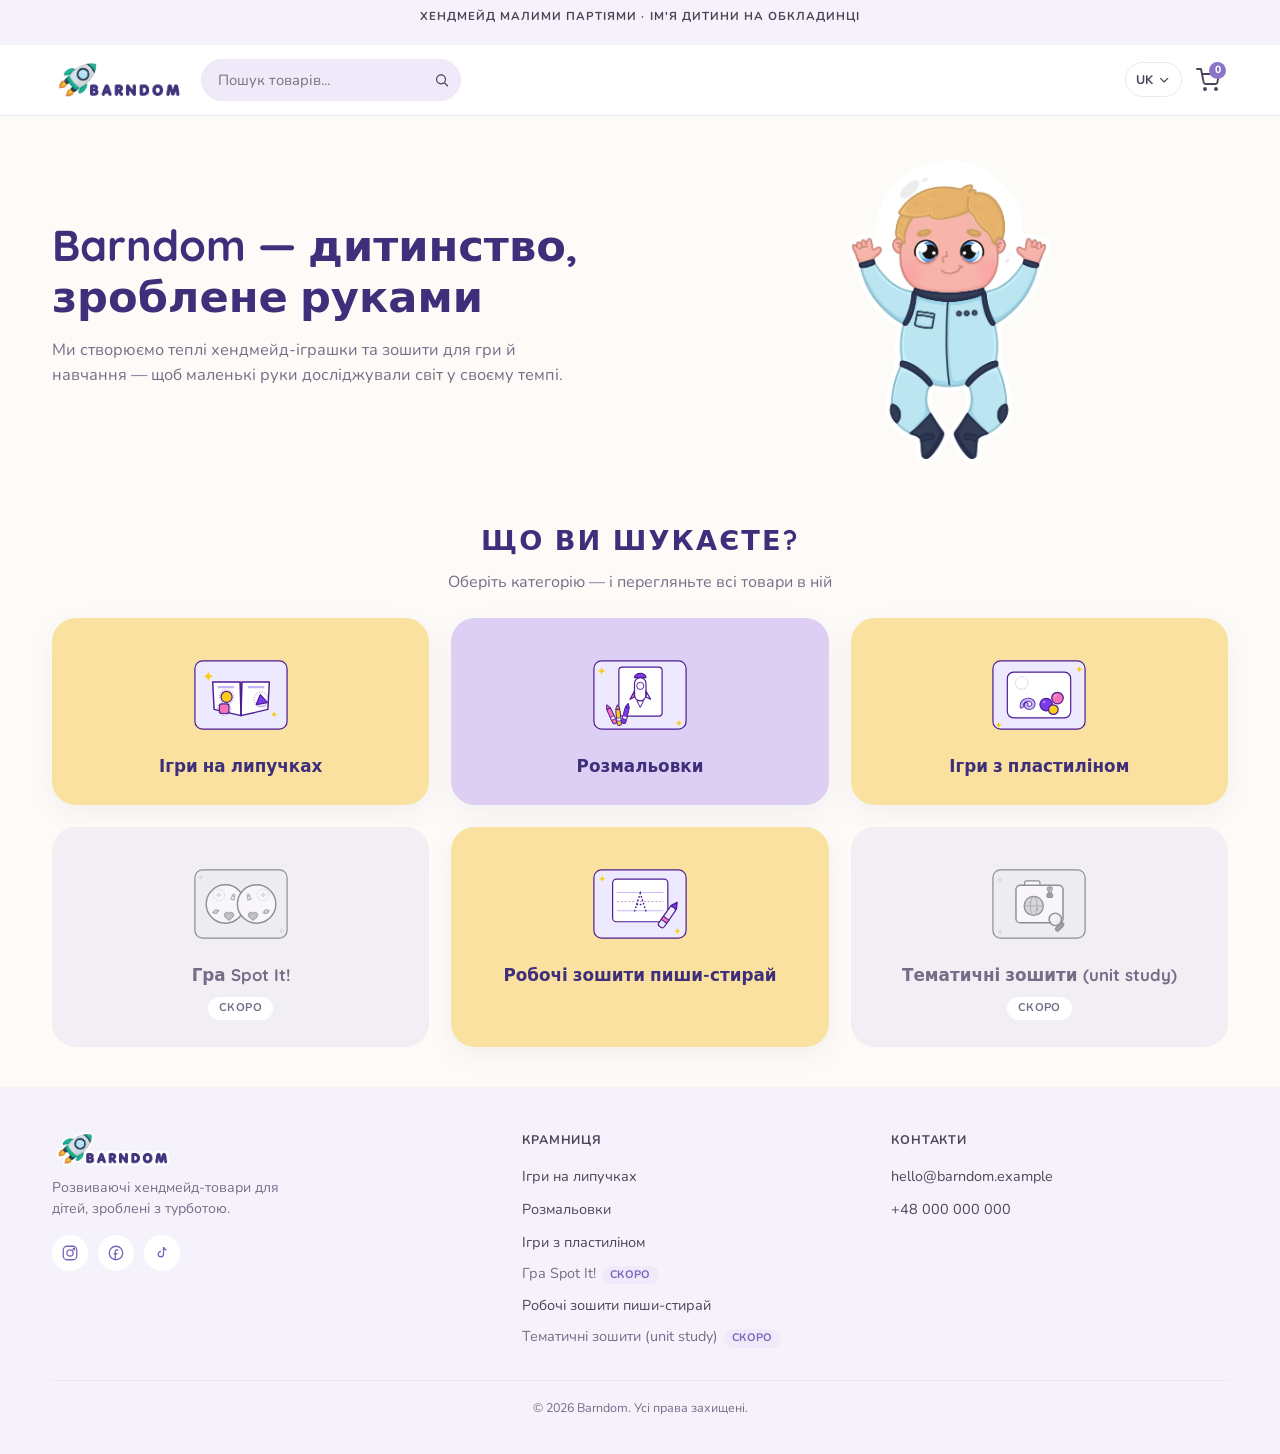
<file: index.html>
<!doctype html>
<html lang="uk">
<head>
  <meta charset="UTF-8">
  <meta name="viewport" content="width=device-width, initial-scale=1">
  <title>Barndom — розвиваючі іграшки та зошити для дітей</title>
  <meta name="description" content="Barndom — хендмейд розвиваючі книжечки на липучках, розмальовки, ігри та тематичні зошити для дітей.">
  <link rel="icon" href="assets/brand/favicon.svg" type="image/svg+xml">
  <link rel="preconnect" href="https://fonts.googleapis.com">
  <link rel="preconnect" href="https://fonts.gstatic.com" crossorigin>
  <link href="https://fonts.googleapis.com/css2?family=Quicksand:wght@500;600;700&family=Nunito:wght@400;600;700&display=swap" rel="stylesheet">
  <link rel="stylesheet" href="css/styles.css">
</head>
<body data-page="home">
  <a class="skip-link" href="#bd-page">Skip to content</a>
  <div id="bd-announcement"></div>
  <header class="site-header" id="bd-header"></header>
  <main id="bd-page" tabindex="-1"></main>
  <footer class="site-footer" id="bd-footer"></footer>

  <script src="js/config.js"></script>
  <script src="js/i18n.js"></script>
  <script src="js/products.js"></script>
  <script src="js/cart.js"></script>
  <script src="js/app.js"></script>
</body>
</html>
</file>
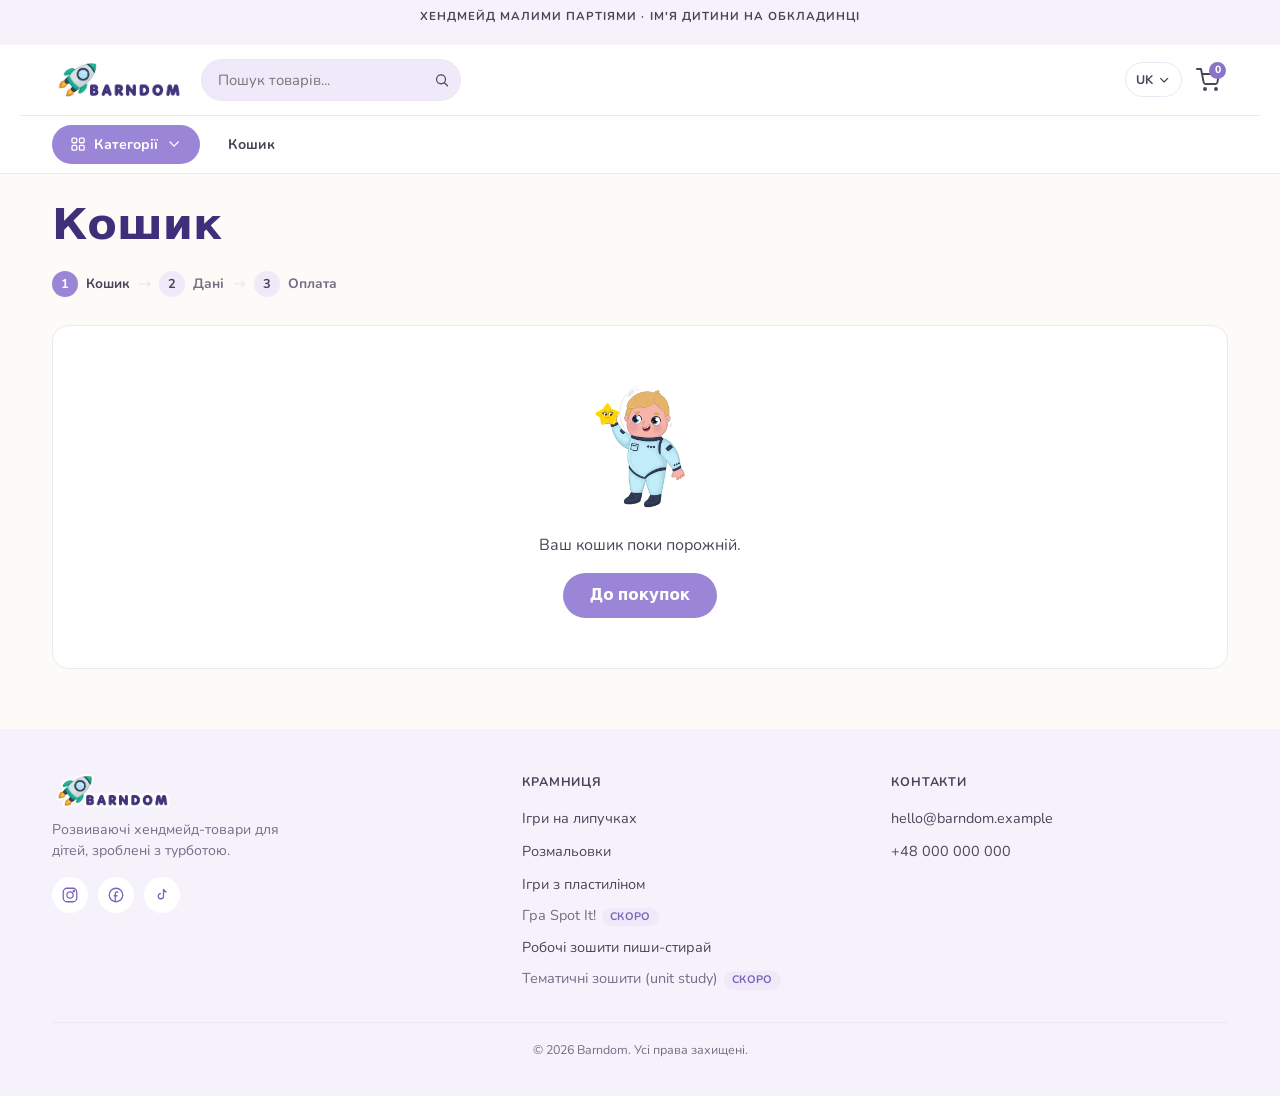
<file: cart.html>
<!doctype html>
<html lang="uk">
<head>
  <meta charset="UTF-8">
  <meta name="viewport" content="width=device-width, initial-scale=1">
  <title>Кошик — Barndom</title>
  <meta name="description" content="Ваш кошик покупок у крамниці Barndom.">
  <link rel="icon" href="assets/brand/favicon.svg" type="image/svg+xml">
  <link rel="preconnect" href="https://fonts.googleapis.com">
  <link rel="preconnect" href="https://fonts.gstatic.com" crossorigin>
  <link href="https://fonts.googleapis.com/css2?family=Quicksand:wght@500;600;700&family=Nunito:wght@400;600;700&display=swap" rel="stylesheet">
  <link rel="stylesheet" href="css/styles.css">
</head>
<body data-page="cart">
  <a class="skip-link" href="#bd-page">Skip to content</a>
  <div id="bd-announcement"></div>
  <header class="site-header" id="bd-header"></header>
  <main id="bd-page" tabindex="-1"></main>
  <footer class="site-footer" id="bd-footer"></footer>

  <script src="js/config.js"></script>
  <script src="js/i18n.js"></script>
  <script src="js/products.js"></script>
  <script src="js/cart.js"></script>
  <script src="js/app.js"></script>
</body>
</html>
</file>
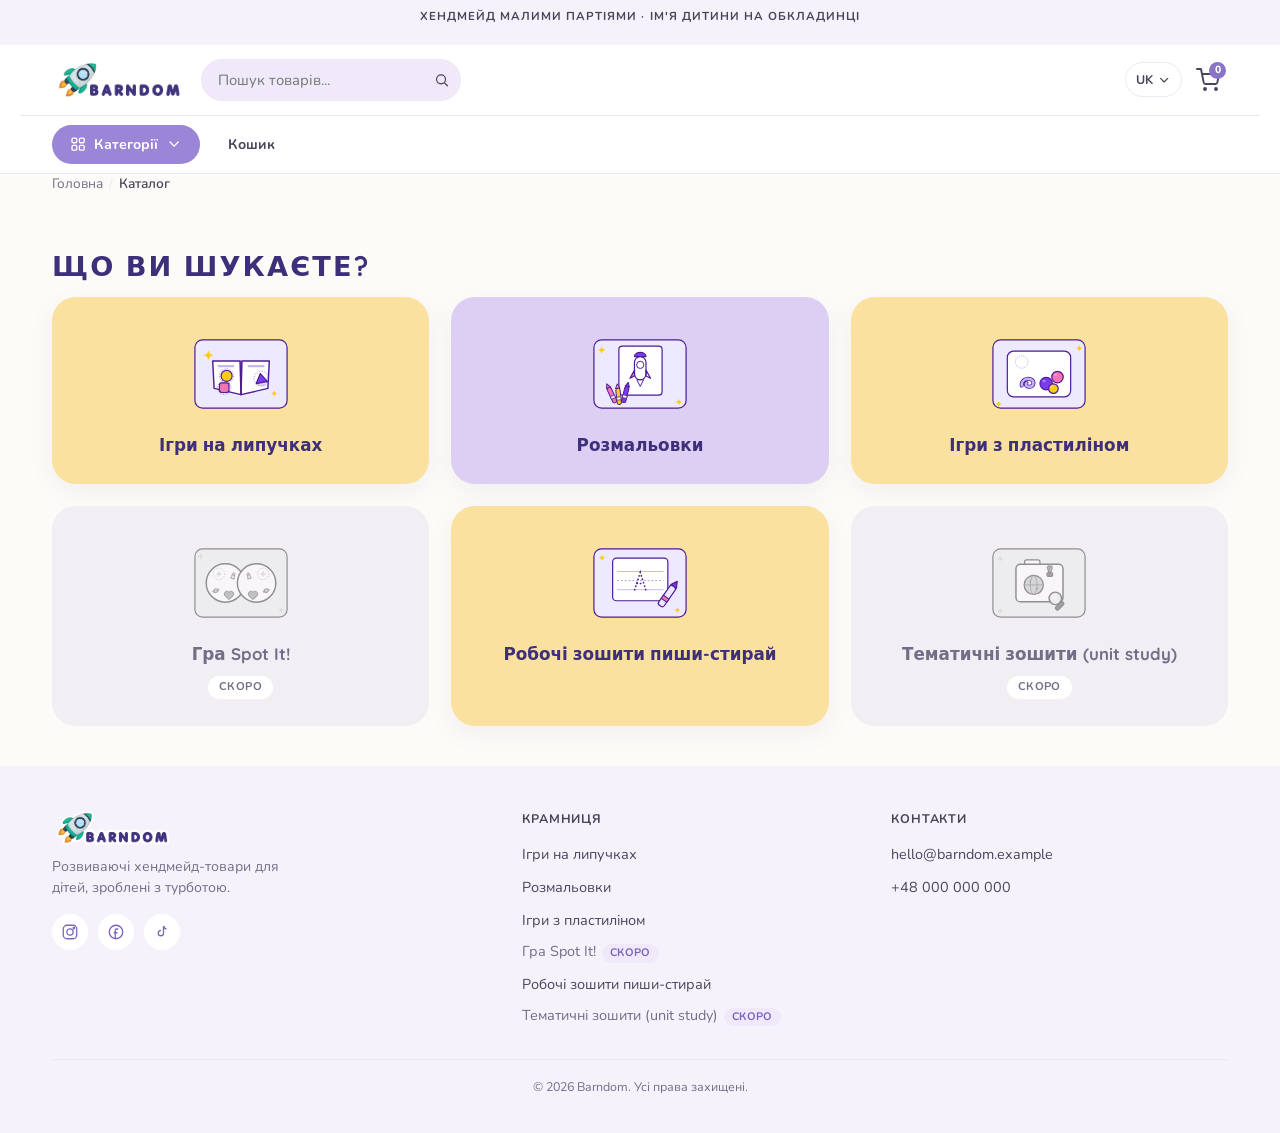
<file: catalog.html>
<!doctype html>
<html lang="uk">
<head>
  <meta charset="UTF-8">
  <meta name="viewport" content="width=device-width, initial-scale=1">
  <title>Каталог — Barndom</title>
  <meta name="description" content="Каталог розвиваючих товарів Barndom: книжечки на липучках, розмальовки, ігри, зошити.">
  <link rel="icon" href="assets/brand/favicon.svg" type="image/svg+xml">
  <link rel="preconnect" href="https://fonts.googleapis.com">
  <link rel="preconnect" href="https://fonts.gstatic.com" crossorigin>
  <link href="https://fonts.googleapis.com/css2?family=Quicksand:wght@500;600;700&family=Nunito:wght@400;600;700&display=swap" rel="stylesheet">
  <link rel="stylesheet" href="css/styles.css">
</head>
<body data-page="catalog">
  <a class="skip-link" href="#bd-page">Skip to content</a>
  <div id="bd-announcement"></div>
  <header class="site-header" id="bd-header"></header>
  <main id="bd-page" tabindex="-1"></main>
  <footer class="site-footer" id="bd-footer"></footer>

  <script src="js/config.js"></script>
  <script src="js/i18n.js"></script>
  <script src="js/products.js"></script>
  <script src="js/cart.js"></script>
  <script src="js/app.js"></script>
</body>
</html>
</file>
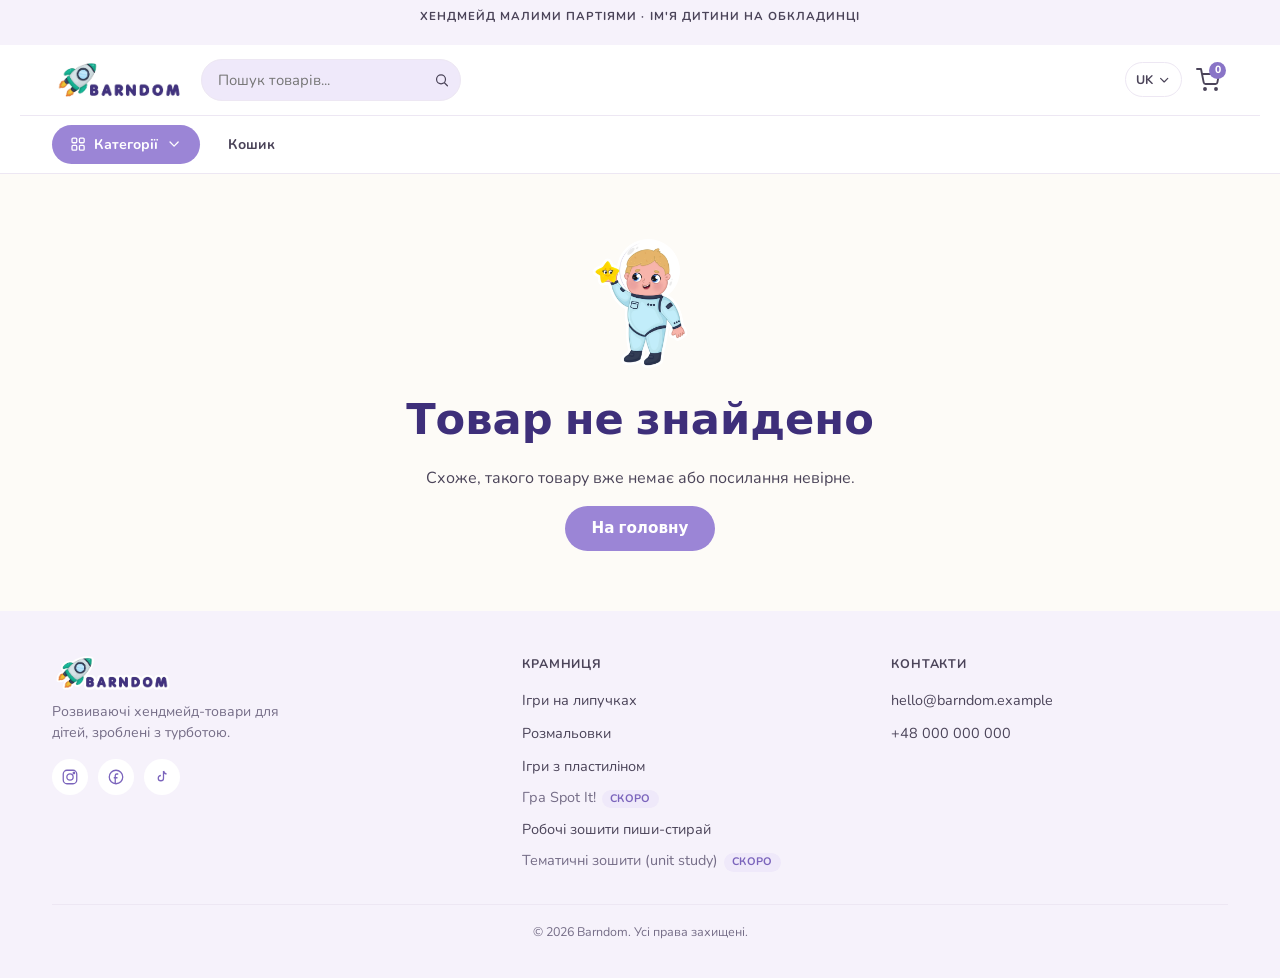
<file: product.html>
<!doctype html>
<html lang="uk">
<head>
  <meta charset="UTF-8">
  <meta name="viewport" content="width=device-width, initial-scale=1">
  <title>Товар — Barndom</title>
  <meta name="description" content="Розвиваючий товар від Barndom: оберіть мову видання, персоналізацію та кількість.">
  <link rel="icon" href="assets/brand/favicon.svg" type="image/svg+xml">
  <link rel="preconnect" href="https://fonts.googleapis.com">
  <link rel="preconnect" href="https://fonts.gstatic.com" crossorigin>
  <link href="https://fonts.googleapis.com/css2?family=Quicksand:wght@500;600;700&family=Nunito:wght@400;600;700&display=swap" rel="stylesheet">
  <link rel="stylesheet" href="css/styles.css">
</head>
<body data-page="product">
  <a class="skip-link" href="#bd-page">Skip to content</a>
  <div id="bd-announcement"></div>
  <header class="site-header" id="bd-header"></header>
  <main id="bd-page" tabindex="-1"></main>
  <footer class="site-footer" id="bd-footer"></footer>

  <script src="js/config.js"></script>
  <script src="js/i18n.js"></script>
  <script src="js/products.js"></script>
  <script src="js/cart.js"></script>
  <script src="js/app.js"></script>
</body>
</html>
</file>
<file: css/styles.css>
/*
 * Barndom — styles
 * --------------------------------
 * Mobile-first. Breakpoints used throughout: 560px, 768px, 900px, 1200px.
 * Palette, type and component rules follow the shop's design system —
 * see the CSS variables below for the single source of truth on color.
 */

:root {
  /* ---- color: a soft taste of childhood — warm, light, airy ---- */
  --color-bg: #fdfbf7; /* warm cream page background */
  --color-bg-alt: #f6f2fb; /* alternate section band + footer */
  --color-surface: #ffffff; /* cards */
  --color-ink: #4b4459; /* body text — soft, not near-black */
  --color-heading: #3e2f7a; /* deep purple from the logo wordmark — used
    for headings and brand accents so the site matches the artwork */
  --color-muted: #756d87; /* secondary text (darkened slightly from the
    brand's #867f96 so small captions still clear AA contrast) */
  --color-border: #ede7f3;
  --color-primary: #9b85d6; /* soft lilac — buttons, big/bold UI */
  --color-primary-dark: #8974c7; /* hover */
  --color-primary-text: #7b64bc; /* same family, for links/prices on light
    backgrounds where plain #9b85d6 text would be too pale to read */
  --color-lavender: #efe9fa; /* soft lilac tint — tiles, chips */
  --color-lavender-wash: #f8f5fd; /* even lighter wash */
  --color-deep-purple: #4b4459; /* small dark accents only (toast, icon
    lines) — never a big block; same tone as ink, just kept as its own
    variable for the few spots that used to be near-black */

  /* pastel accents, tuned to the logo artwork — the home-page tiles now
     alternate between just --color-sun and --color-lilac (checkerboard,
     driven by tile position — see the tile grid rules below); --color-sun
     and --color-blush also still cover badges elsewhere */
  --color-sun: #fbe1a0; /* the star's warm yellow */
  --color-blush: #f6cbd8;
  --color-lilac: #dccff3;
  --color-yellow: var(--color-sun); /* legacy alias used by badges */
  --color-pink: var(--color-blush); /* legacy alias used by badges */

  --color-danger: #c8305a;
  --color-white: #ffffff;

  /* ---- shape & shadow: rounder and airier ---- */
  --radius-lg: 24px;
  --radius-md: 16px;
  --radius-sm: 12px;
  --radius-pill: 999px;
  --shadow-soft: 0 8px 24px rgba(120, 100, 170, 0.08);
  --shadow-lift: 0 14px 32px rgba(120, 100, 170, 0.14);

  /* ---- type: rounded, friendly ---- */
  --font-body: "Nunito", system-ui, -apple-system, "Segoe UI", sans-serif;
  --font-heading: "Quicksand", system-ui, -apple-system, "Segoe UI", sans-serif;

  --container-width: 1240px;
  color-scheme: light;
}

* {
  box-sizing: border-box;
}

html,
body {
  margin: 0;
  padding: 0;
}

html {
  scroll-behavior: smooth;
}

@media (prefers-reduced-motion: reduce) {
  html {
    scroll-behavior: auto;
  }
  * {
    animation-duration: 0.001ms !important;
    animation-iteration-count: 1 !important;
    transition-duration: 0.001ms !important;
  }
}

body {
  background: var(--color-bg);
  color: var(--color-ink);
  font-family: var(--font-body);
  line-height: 1.5;
  -webkit-font-smoothing: antialiased;
  min-height: 100vh;
  display: flex;
  flex-direction: column;
}

h1,
h2,
h3,
h4 {
  font-family: var(--font-heading);
  font-weight: 700;
  color: var(--color-heading);
  line-height: 1.2;
  margin: 0 0 0.5em;
}

h1 {
  font-size: clamp(1.8rem, 4vw, 2.7rem);
}

h2 {
  font-size: clamp(1.4rem, 3vw, 1.9rem);
}

h3 {
  font-size: 1.1rem;
}

p {
  margin: 0 0 1em;
}

a {
  color: var(--color-primary-text);
}

img {
  max-width: 100%;
  display: block;
}

button {
  font-family: inherit;
}

.container {
  width: 100%;
  max-width: var(--container-width);
  margin: 0 auto;
  padding-inline: clamp(16px, 4vw, 32px);
}

.visually-hidden {
  position: absolute;
  width: 1px;
  height: 1px;
  padding: 0;
  margin: -1px;
  overflow: hidden;
  clip: rect(0, 0, 0, 0);
  white-space: nowrap;
  border: 0;
}

.skip-link {
  position: absolute;
  left: 12px;
  top: -60px;
  background: var(--color-primary);
  color: #fff;
  padding: 10px 16px;
  border-radius: var(--radius-sm);
  z-index: 1000;
  transition: top 0.2s ease;
}

.skip-link:focus {
  top: 12px;
}

:focus-visible {
  outline: 3px solid var(--color-primary);
  outline-offset: 2px;
  border-radius: 6px;
}

/* Section heading convention: uppercase, letter-spaced. Product names and
   body copy stay in normal case (set explicitly where needed). */
.section-title {
  text-transform: uppercase;
  letter-spacing: 0.08em;
  font-size: clamp(1.3rem, 2.6vw, 1.7rem);
}

.section-title--center {
  text-align: center;
}

.section-lede {
  color: var(--color-muted);
  max-width: 60ch;
}

.section-lede--center {
  text-align: center;
  margin-inline: auto;
}

.section {
  padding-block: 40px;
}

/* ---------- buttons ---------- */

.btn {
  display: inline-flex;
  align-items: center;
  justify-content: center;
  gap: 8px;
  font-family: var(--font-heading);
  font-weight: 700;
  font-size: 0.95rem;
  border-radius: var(--radius-pill);
  padding: 13px 26px;
  border: 1.5px solid transparent;
  cursor: pointer;
  text-decoration: none;
  transition: transform 0.15s ease, box-shadow 0.15s ease, background 0.15s ease, border-color 0.15s ease;
  line-height: 1.1;
}

.btn--primary {
  background: var(--color-primary);
  color: #fff;
}

.btn--primary:hover {
  background: var(--color-primary-dark);
}

.btn--secondary {
  background: var(--color-surface);
  color: var(--color-ink);
  border-color: var(--color-border);
}

.btn--secondary:hover {
  border-color: var(--color-primary);
  color: var(--color-primary-text);
}

.btn--ghost {
  background: transparent;
  color: var(--color-primary-text);
  border-color: var(--color-primary);
}

.btn--ghost:hover {
  background: var(--color-lavender);
}

.btn--dark {
  background: var(--color-deep-purple);
  color: #fff;
}

.btn--dark:hover {
  background: #201439;
}

.btn--large {
  width: 100%;
  padding: 15px 26px;
  font-size: 1.02rem;
}

.btn--small {
  padding: 8px 16px;
  font-size: 0.85rem;
  border-radius: var(--radius-pill);
}

.btn:disabled {
  opacity: 0.5;
  cursor: not-allowed;
}

@media (min-width: 560px) {
  .btn--large {
    width: auto;
  }
}

.icon {
  width: 1.15em;
  height: 1.15em;
  flex-shrink: 0;
}

/* ---------- announcement bar ---------- */

.announcement-bar {
  background: var(--color-bg-alt);
  color: var(--color-ink);
}

.announcement-bar__inner {
  padding-block: 8px;
  text-align: center;
  font-size: 0.72rem;
  font-weight: 700;
  text-transform: uppercase;
  letter-spacing: 0.09em;
}

/* ---------- header ---------- */

.site-header {
  background: var(--color-surface);
  position: sticky;
  top: 0;
  z-index: 100;
  border-bottom: 1px solid var(--color-border);
}

.header-row {
  display: flex;
  align-items: center;
  gap: 14px;
  padding-block: 14px;
}

.brand {
  display: flex;
  align-items: center;
  gap: 9px;
  text-decoration: none;
  flex-shrink: 0;
}

/* logo-horizontal.webp already contains the "Barndom" wordmark, so no
   separate text is printed next to it — the shop name only lives in the
   image's alt text (and in page <title>s). The source file is a square
   2000x2000 canvas, so height + object-fit keep it a tidy, non-distorted
   strip regardless of that intrinsic ratio. */
.brand__logo {
  height: 40px;
  width: auto;
  object-fit: contain;
}

@media (max-width: 559px) {
  .brand__logo {
    height: 32px;
  }
}

.header-search {
  display: none;
}

.header-search-form {
  position: relative;
  width: 100%;
}

.header-search-form input[type="search"] {
  width: 100%;
  padding: 10px 42px 10px 16px;
  border-radius: 999px;
  border: 1.5px solid var(--color-border);
  background: var(--color-lavender);
  font-family: var(--font-body);
  font-size: 0.92rem;
  color: var(--color-ink);
}

.header-search-form input[type="search"]:focus {
  border-color: var(--color-primary);
  background: #fff;
}

.header-search-form button {
  position: absolute;
  right: 4px;
  top: 50%;
  transform: translateY(-50%);
  border: none;
  background: none;
  color: var(--color-ink);
  padding: 8px;
  cursor: pointer;
  display: flex;
}

.header-search-mobile-wrap {
  padding-bottom: 12px;
}

.header-actions {
  display: flex;
  align-items: center;
  gap: 6px;
  margin-left: auto;
  flex-shrink: 0;
}

.lang-dropdown {
  position: relative;
}

.lang-dropdown__toggle {
  display: inline-flex;
  align-items: center;
  gap: 4px;
  border: 1.5px solid var(--color-border);
  background: #fff;
  color: var(--color-ink);
  font-weight: 700;
  font-size: 0.78rem;
  padding: 8px 10px;
  border-radius: 999px;
  cursor: pointer;
}

.lang-dropdown__toggle:hover {
  border-color: var(--color-primary);
}

.lang-dropdown__panel {
  display: none;
  position: absolute;
  right: 0;
  top: calc(100% + 6px);
  background: #fff;
  border: 1px solid var(--color-border);
  border-radius: var(--radius-md);
  box-shadow: var(--shadow-lift);
  padding: 6px;
  min-width: 140px;
  z-index: 50;
}

.lang-dropdown.is-open .lang-dropdown__panel {
  display: block;
}

.lang-dropdown__option {
  display: flex;
  align-items: center;
  gap: 8px;
  width: 100%;
  border: none;
  background: none;
  text-align: left;
  padding: 8px 10px;
  border-radius: var(--radius-sm);
  font-size: 0.88rem;
  font-weight: 600;
  color: var(--color-ink);
  cursor: pointer;
}

.lang-dropdown__option:hover {
  background: var(--color-lavender);
}

.lang-dropdown__option.is-active {
  color: var(--color-primary-text);
}

.lang-dropdown__code {
  font-weight: 800;
  color: var(--color-primary-text);
  width: 2ch;
}

/* mobile-menu duplicates the language switcher for small screens; only one
   copy is ever visible so there's no duplicate a11y announcement. */
.lang-grid {
  display: flex;
  flex-wrap: wrap;
  gap: 8px;
}

.lang-grid .lang-dropdown__option {
  border: 1.5px solid var(--color-border);
  width: auto;
}

.cart-link {
  position: relative;
  display: inline-flex;
  color: var(--color-ink);
  padding: 8px;
  border-radius: 999px;
}

.cart-link:hover {
  background: var(--color-lavender);
}

.cart-count {
  position: absolute;
  top: 2px;
  right: 2px;
  background: var(--color-primary-dark);
  color: #fff;
  font-size: 0.65rem;
  font-weight: 800;
  min-width: 17px;
  height: 17px;
  border-radius: 999px;
  display: flex;
  align-items: center;
  justify-content: center;
  padding: 0 3px;
}

.menu-toggle {
  background: none;
  border: none;
  padding: 8px;
  cursor: pointer;
  display: flex;
  flex-direction: column;
  gap: 5px;
}

.menu-toggle__bar {
  width: 22px;
  height: 2.5px;
  background: var(--color-deep-purple);
  border-radius: 2px;
  transition: transform 0.2s ease, opacity 0.2s ease;
}

.menu-toggle.is-open .menu-toggle__bar:nth-child(1) {
  transform: translateY(7.5px) rotate(45deg);
}
.menu-toggle.is-open .menu-toggle__bar:nth-child(2) {
  opacity: 0;
}
.menu-toggle.is-open .menu-toggle__bar:nth-child(3) {
  transform: translateY(-7.5px) rotate(-45deg);
}

/* subnav: categories dropdown + text links (desktop only) */

.subnav {
  display: none;
}

.categories-dropdown {
  position: relative;
}

.categories-dropdown__toggle {
  display: inline-flex;
  align-items: center;
  gap: 8px;
  background: var(--color-primary);
  color: #fff;
  border: none;
  font-weight: 700;
  font-size: 0.88rem;
  padding: 10px 18px;
  border-radius: 999px;
  cursor: pointer;
}

.categories-dropdown__toggle:hover {
  background: var(--color-primary-dark);
}

.categories-dropdown__panel {
  display: none;
  position: absolute;
  left: 0;
  top: calc(100% + 8px);
  background: #fff;
  border: 1px solid var(--color-border);
  border-radius: var(--radius-md);
  box-shadow: var(--shadow-lift);
  padding: 8px;
  min-width: 260px;
  z-index: 50;
}

.categories-dropdown.is-open .categories-dropdown__panel {
  display: grid;
  gap: 2px;
}

.categories-dropdown__link {
  display: block;
  padding: 9px 12px;
  border-radius: var(--radius-sm);
  color: var(--color-ink);
  text-decoration: none;
  font-size: 0.92rem;
  font-weight: 600;
}

.categories-dropdown__link:hover {
  background: var(--color-lavender);
  color: var(--color-primary-text);
}

.subnav__link {
  text-decoration: none;
  color: var(--color-ink);
  font-weight: 700;
  font-size: 0.88rem;
  padding: 10px 6px;
}

.subnav__link:hover {
  color: var(--color-primary-text);
}

/* mobile menu (slide-in panel) */

.mobile-menu-overlay {
  position: fixed;
  inset: 0;
  background: rgba(75, 68, 89, 0.35);
  z-index: 200;
  display: none;
}

.mobile-menu-overlay.is-open {
  display: block;
}

.mobile-menu {
  position: fixed;
  top: 0;
  right: 0;
  bottom: 0;
  width: min(320px, 88vw);
  background: #fff;
  z-index: 201;
  transform: translateX(100%);
  transition: transform 0.25s ease;
  overflow-y: auto;
  padding: 18px;
  display: flex;
  flex-direction: column;
  gap: 20px;
}

.mobile-menu-overlay.is-open .mobile-menu {
  transform: translateX(0);
}

.mobile-menu__top {
  display: flex;
  justify-content: flex-end;
}

.mobile-menu__search {
  margin-bottom: 4px;
}

.mobile-menu__search .header-search-form input[type="search"] {
  background: var(--color-lavender-wash);
}

.mobile-menu__close {
  border: none;
  background: var(--color-lavender);
  color: var(--color-ink);
  width: 36px;
  height: 36px;
  border-radius: 999px;
  cursor: pointer;
  font-size: 1.1rem;
  line-height: 1;
}

.mobile-menu__group-title {
  text-transform: uppercase;
  letter-spacing: 0.06em;
  font-size: 0.75rem;
  color: var(--color-muted);
  margin-bottom: 8px;
  font-weight: 700;
}

.mobile-menu__links {
  display: flex;
  flex-direction: column;
  gap: 2px;
}

.mobile-menu__links a {
  text-decoration: none;
  color: var(--color-ink);
  font-weight: 700;
  padding: 10px 4px;
  border-bottom: 1px solid var(--color-border);
}

@media (min-width: 900px) {
  .menu-toggle {
    display: none;
  }
  .header-search--desktop {
    display: block;
    flex: 0 1 260px;
    max-width: 260px;
  }
  .header-search-mobile-wrap {
    display: none;
  }
  .subnav {
    display: flex;
    align-items: center;
    gap: 22px;
    border-top: 1px solid var(--color-border);
    padding-block: 8px;
  }
}

@media (max-width: 899px) {
  .header-search--mobile {
    display: block;
  }
}

/* ---------- footer ---------- */

.site-footer {
  margin-top: auto;
  background: var(--color-bg-alt);
  color: var(--color-ink);
  padding-block: 44px 24px;
}

.footer-grid {
  display: grid;
  gap: 32px;
  grid-template-columns: 1fr;
}

@media (min-width: 640px) {
  .footer-grid {
    grid-template-columns: repeat(2, minmax(0, 1fr));
  }
}

@media (min-width: 1000px) {
  .footer-grid {
    grid-template-columns: 1.3fr repeat(2, 1fr);
  }
}

.footer-col__title {
  text-transform: uppercase;
  letter-spacing: 0.07em;
  font-size: 0.78rem;
  color: var(--color-ink);
  margin-bottom: 14px;
  font-weight: 700;
}

.footer-col__links {
  display: flex;
  flex-direction: column;
  gap: 9px;
  list-style: none;
  padding: 0;
  margin: 0;
}

.footer-col__links a {
  color: var(--color-ink);
  text-decoration: none;
  font-size: 0.9rem;
}

.footer-col__links a:hover {
  color: var(--color-primary-text);
}

.footer-col__links .footer-comingsoon {
  color: var(--color-muted);
  font-size: 0.9rem;
}

.footer-comingsoon__badge {
  display: inline-block;
  margin-left: 6px;
  padding: 1px 8px;
  border-radius: var(--radius-pill);
  background: var(--color-lavender);
  color: var(--color-primary-text);
  font-size: 0.68rem;
  font-weight: 700;
  text-transform: uppercase;
  letter-spacing: 0.03em;
}

.footer-brand__name {
  margin: 0 0 10px;
}

.footer-brand__logo {
  height: 36px;
  width: auto;
  object-fit: contain;
}

.footer-brand__tagline {
  color: var(--color-muted);
  font-size: 0.88rem;
  max-width: 32ch;
  margin-bottom: 16px;
}

.footer-social {
  display: flex;
  gap: 10px;
}

.footer-social a {
  display: inline-flex;
  align-items: center;
  justify-content: center;
  width: 36px;
  height: 36px;
  border-radius: 999px;
  background: var(--color-surface);
  color: var(--color-primary-text);
}

.footer-social a:hover {
  background: var(--color-primary);
  color: #fff;
}

.footer-bottom {
  border-top: 1px solid var(--color-border);
  margin-top: 32px;
  padding-top: 18px;
  text-align: center;
  font-size: 0.78rem;
  color: var(--color-muted);
}

/* ---------- main content spacing ---------- */

#bd-page {
  flex: 1;
}

/* ---------- home: greeting ---------- */

.home-greeting {
  padding-block: 32px 8px;
}

.home-greeting__inner {
  display: flex;
  flex-direction: column-reverse;
  align-items: center;
  gap: 20px;
  text-align: center;
}

.home-greeting__text h1 {
  margin-bottom: 0.35em;
}

.home-greeting__text p {
  color: var(--color-muted);
  font-size: 1.02rem;
  max-width: 52ch;
  margin-inline: auto;
}

.home-greeting__image img {
  width: min(180px, 46vw);
  height: auto;
  margin-inline: auto;
}

@media (min-width: 768px) {
  .home-greeting__inner {
    flex-direction: row;
    text-align: left;
    gap: 32px;
  }
  .home-greeting__text p {
    margin-inline: 0;
  }
  .home-greeting__image img {
    width: min(220px, 100%);
  }
}

/* ---------- tile grid (the 6 big category tiles) ---------- */

.tile-grid {
  display: grid;
  grid-template-columns: 1fr;
  gap: 18px;
}

@media (min-width: 480px) {
  .tile-grid {
    grid-template-columns: repeat(2, minmax(0, 1fr));
  }
}

@media (min-width: 900px) {
  .tile-grid {
    grid-template-columns: repeat(3, minmax(0, 1fr));
    gap: 22px;
  }
}

.type-tile {
  position: relative;
  display: flex;
  flex-direction: column;
  align-items: center;
  gap: 10px;
  text-align: center;
  text-decoration: none;
  color: var(--color-ink);
  border-radius: var(--radius-lg);
  padding: 28px 20px 26px;
  background: var(--color-lavender);
  box-shadow: var(--shadow-soft);
  border: 1px solid transparent;
  transition: transform 0.18s ease, box-shadow 0.18s ease;
}

.type-tile:hover,
.type-tile:focus-visible {
  transform: translateY(-4px);
  box-shadow: var(--shadow-lift);
}

/* Two-colour checkerboard, driven by DOM position (not by the tile's
   type/pastel modifier class) so it keeps alternating no matter how many
   columns the grid currently has. At 1 and 3 columns a plain odd/even
   split already checkerboards; at 2 columns (the 480–899px breakpoint)
   odd/even would stripe the columns instead, so that width gets its own
   period-4 pattern. The disabled (coming-soon) tile is excluded so it
   always stays grey regardless of its position. */
.tile-grid > .type-tile:not(.type-tile--disabled):nth-child(odd) {
  background: var(--color-sun);
}

.tile-grid > .type-tile:not(.type-tile--disabled):nth-child(even) {
  background: var(--color-lilac);
}

@media (min-width: 480px) {
  .tile-grid > .type-tile:not(.type-tile--disabled):nth-child(4n + 1),
  .tile-grid > .type-tile:not(.type-tile--disabled):nth-child(4n + 4) {
    background: var(--color-sun);
  }

  .tile-grid > .type-tile:not(.type-tile--disabled):nth-child(4n + 2),
  .tile-grid > .type-tile:not(.type-tile--disabled):nth-child(4n + 3) {
    background: var(--color-lilac);
  }
}

@media (min-width: 900px) {
  .tile-grid > .type-tile:not(.type-tile--disabled):nth-child(odd) {
    background: var(--color-sun);
  }

  .tile-grid > .type-tile:not(.type-tile--disabled):nth-child(even) {
    background: var(--color-lilac);
  }
}

.type-tile__image {
  width: 96px;
  height: 96px;
  display: flex;
  align-items: center;
  justify-content: center;
}

.type-tile__image img {
  width: 100%;
  height: 100%;
  object-fit: contain;
}

.type-tile__name {
  font-family: var(--font-heading);
  font-weight: 700;
  font-size: 1.05rem;
  color: var(--color-heading);
}

/* the unit-study tile: still in development, so it is a plain (non-link)
   element, greyed out and marked aria-disabled — see js/app.js and the
   "comingSoon" flag on that product type in js/products.js. */
.type-tile--disabled {
  background: #f1eef4;
  color: var(--color-muted);
  box-shadow: none;
  cursor: default;
}

.type-tile--disabled:hover,
.type-tile--disabled:focus-visible {
  transform: none;
  box-shadow: none;
}

.type-tile--disabled .type-tile__image img {
  filter: grayscale(1);
  opacity: 0.5;
}

.type-tile--disabled .type-tile__name {
  color: var(--color-muted);
}

.type-tile__soon {
  display: inline-block;
  padding: 3px 11px;
  border-radius: var(--radius-pill);
  background: var(--color-surface);
  color: var(--color-muted);
  font-size: 0.7rem;
  font-weight: 700;
  text-transform: uppercase;
  letter-spacing: 0.04em;
}

/* ---------- coming soon page (catalog.html?type=unit-study) ---------- */

.coming-soon {
  text-align: center;
  padding-block: 40px 60px;
}

.coming-soon img {
  width: min(200px, 60vw);
  margin: 0 auto 16px;
}

.coming-soon p {
  color: var(--color-muted);
  max-width: 50ch;
  margin-inline: auto 1.2em;
}

/* ---------- badges ---------- */

.badge {
  display: inline-block;
  font-size: 0.68rem;
  font-weight: 800;
  text-transform: uppercase;
  letter-spacing: 0.03em;
  padding: 4px 9px;
  border-radius: 999px;
}

.badge--bestseller {
  background: var(--color-yellow);
  color: var(--color-ink);
}

.badge--new {
  background: var(--color-pink);
  color: var(--color-ink);
}

/* ---------- breadcrumbs ---------- */

.breadcrumbs {
  display: flex;
  flex-wrap: wrap;
  gap: 6px;
  align-items: center;
  font-size: 0.85rem;
  color: var(--color-muted);
  margin-bottom: 16px;
}

.breadcrumbs a {
  color: var(--color-muted);
  text-decoration: none;
}

.breadcrumbs a:hover {
  color: var(--color-primary-text);
}

.breadcrumbs__sep {
  color: var(--color-border);
}

.breadcrumbs__current {
  color: var(--color-ink);
  font-weight: 600;
}

/* ---------- catalog ---------- */

.catalog {
  padding-block: 24px 60px;
}

.catalog__header {
  margin-bottom: 18px;
}

.catalog__meta-row {
  display: flex;
  flex-wrap: wrap;
  align-items: center;
  justify-content: space-between;
  gap: 12px;
  margin-bottom: 16px;
}

.catalog__count {
  color: var(--color-muted);
  font-weight: 600;
  font-size: 0.9rem;
  margin: 0;
}

.catalog__controls {
  display: flex;
  gap: 10px;
  align-items: center;
  flex-wrap: wrap;
}

.sort-select {
  padding: 9px 14px;
  border-radius: var(--radius-sm);
  border: 1.5px solid var(--color-border);
  background: #fff;
  font-family: var(--font-body);
  font-size: 0.88rem;
  color: var(--color-ink);
}

.catalog__empty {
  background: var(--color-surface);
  border: 1px solid var(--color-border);
  border-radius: var(--radius-md);
  padding: 32px 20px;
  text-align: center;
  color: var(--color-muted);
}

.catalog__layout {
  display: flex;
  flex-direction: column;
  gap: 24px;
  align-items: flex-start;
}

/* The sidebar filter panel is a desktop-only element — on narrower
   screens filtering happens through the "Filters" button + slide-in
   panel instead (see .filters-mobile-panel below). */
.catalog__sidebar {
  display: none;
}

@media (min-width: 900px) {
  .catalog__layout {
    flex-direction: row;
  }
  .catalog__sidebar {
    display: block;
    width: 260px;
    flex-shrink: 0;
    position: sticky;
    top: 92px;
  }
  .catalog__main {
    flex: 1;
    min-width: 0;
  }
}

.filters__toggle {
  display: inline-flex;
  align-items: center;
  gap: 8px;
  background: var(--color-surface);
  color: var(--color-ink);
  border: 1.5px solid var(--color-border);
  font-weight: 700;
  font-family: var(--font-heading);
  font-size: 0.9rem;
  padding: 10px 18px;
  border-radius: 999px;
  cursor: pointer;
  margin-bottom: 16px;
}

.filters__toggle:hover {
  border-color: var(--color-primary);
}

.filters__count {
  background: var(--color-primary);
  color: #fff;
  font-size: 0.72rem;
  min-width: 18px;
  height: 18px;
  border-radius: 999px;
  display: inline-flex;
  align-items: center;
  justify-content: center;
  padding: 0 4px;
}

@media (min-width: 900px) {
  .filters__toggle {
    display: none;
  }
}

.filters__panel-inner {
  background: var(--color-surface);
  border: 1px solid var(--color-border);
  border-radius: var(--radius-md);
  padding: 18px;
}

.filter-group {
  margin-bottom: 20px;
}

.filter-group:last-child {
  margin-bottom: 0;
}

.filter-group__title {
  font-size: 0.82rem;
  text-transform: uppercase;
  letter-spacing: 0.05em;
  margin-bottom: 10px;
  color: var(--color-ink);
  font-weight: 700;
}

.filter-option-list {
  display: flex;
  flex-direction: column;
  gap: 2px;
}

.filter-option {
  display: flex;
  align-items: center;
  gap: 9px;
  padding: 6px 4px;
  font-size: 0.9rem;
  cursor: pointer;
  border-radius: var(--radius-sm);
}

.filter-option:hover {
  background: var(--color-lavender);
}

.filter-option input {
  width: 17px;
  height: 17px;
  flex-shrink: 0;
  accent-color: var(--color-primary);
}

.filter-option__label {
  flex: 1;
}

.filter-option__count {
  color: var(--color-muted);
  font-size: 0.78rem;
}

.filter-option.is-zero {
  opacity: 0.45;
}

.active-filters {
  display: flex;
  flex-wrap: wrap;
  gap: 8px;
  align-items: center;
  margin-bottom: 16px;
}

.filter-chip {
  display: inline-flex;
  align-items: center;
  gap: 6px;
  background: var(--color-lavender);
  color: var(--color-ink);
  border: none;
  border-radius: 999px;
  padding: 6px 8px 6px 12px;
  font-size: 0.82rem;
  font-weight: 600;
  cursor: pointer;
}

.filter-chip:hover {
  background: #e6d9f7;
}

.filter-chip__x {
  font-size: 1rem;
  line-height: 1;
}

.clear-all-link {
  background: none;
  border: none;
  color: var(--color-primary-text);
  font-weight: 700;
  font-size: 0.82rem;
  cursor: pointer;
  padding: 4px;
  text-decoration: underline;
}

/* mobile filter slide-in panel */

.filters-mobile-overlay {
  position: fixed;
  inset: 0;
  background: rgba(75, 68, 89, 0.35);
  z-index: 200;
  display: none;
}

.filters-mobile-overlay.is-open {
  display: block;
}

.filters-mobile-panel {
  position: fixed;
  top: 0;
  right: 0;
  bottom: 0;
  width: min(360px, 92vw);
  background: var(--color-bg);
  z-index: 201;
  transform: translateX(100%);
  transition: transform 0.25s ease;
  display: flex;
  flex-direction: column;
}

.filters-mobile-overlay.is-open .filters-mobile-panel {
  transform: translateX(0);
}

.filters-mobile-panel__head {
  display: flex;
  align-items: center;
  justify-content: space-between;
  padding: 16px 18px;
  border-bottom: 1px solid var(--color-border);
  background: var(--color-surface);
}

.filters-mobile-panel__body {
  flex: 1;
  overflow-y: auto;
  padding: 18px;
}

.filters-mobile-panel__foot {
  display: flex;
  gap: 10px;
  padding: 16px 18px;
  border-top: 1px solid var(--color-border);
  background: var(--color-surface);
}

.filters-mobile-panel__foot .btn {
  flex: 1;
}

@media (min-width: 900px) {
  .filters-mobile-overlay {
    display: none !important;
  }
}

/* ---------- product grid & cards ---------- */

.product-grid {
  display: grid;
  grid-template-columns: repeat(2, minmax(0, 1fr));
  gap: 16px;
}

@media (min-width: 640px) {
  .product-grid {
    grid-template-columns: repeat(3, minmax(0, 1fr));
    gap: 20px;
  }
}

@media (min-width: 900px) {
  .product-grid--sidebar {
    grid-template-columns: repeat(3, minmax(0, 1fr));
  }
}

@media (min-width: 1200px) {
  .product-grid {
    grid-template-columns: repeat(4, minmax(0, 1fr));
  }
  .product-grid--sidebar {
    grid-template-columns: repeat(3, minmax(0, 1fr));
  }
}

.product-card {
  background: var(--color-surface);
  border: 1px solid var(--color-border);
  border-radius: var(--radius-md);
  padding: 12px;
  display: flex;
  flex-direction: column;
  min-width: 0;
  transition: box-shadow 0.18s ease, border-color 0.18s ease;
  position: relative;
}

.product-card:hover {
  box-shadow: var(--shadow-lift);
  border-color: var(--color-border);
}

.product-card__image {
  display: block;
  aspect-ratio: 1 / 1;
  background: var(--color-lavender);
  border-radius: var(--radius-sm);
  overflow: hidden;
  margin-bottom: 10px;
  position: relative;
}

/* Coloring-book covers are portrait photos (about 3:4) — give them a
   taller box instead of the square one used for the other product
   types' icons, so covers aren't squeezed with empty space. */
.product-card__image--portrait {
  aspect-ratio: 3 / 4;
}

.product-card__image img {
  width: 100%;
  height: 100%;
  object-fit: contain;
  padding: 10px;
}

.product-card__badges {
  position: absolute;
  top: 8px;
  left: 8px;
  display: flex;
  flex-direction: column;
  gap: 4px;
  align-items: flex-start;
}

.product-card__age {
  color: var(--color-muted);
  font-size: 0.72rem;
  font-weight: 700;
  text-transform: uppercase;
  letter-spacing: 0.03em;
  margin-bottom: 2px;
}

.product-card__name {
  font-size: 0.94rem;
  font-weight: 600;
  margin-bottom: 4px;
  overflow-wrap: break-word;
  word-break: break-word;
  display: -webkit-box;
  -webkit-line-clamp: 2;
  -webkit-box-orient: vertical;
  overflow: hidden;
}

.product-card__name a {
  text-decoration: none;
  color: var(--color-ink);
}

.product-card__price {
  font-family: var(--font-heading);
  font-weight: 700;
  color: var(--color-primary-text);
  font-size: 1.05rem;
  margin-bottom: 10px;
  margin-top: auto;
  padding-top: 6px;
}

.product-card__cta {
  width: 100%;
}

/* ---------- product page ---------- */

.product-page {
  padding-block: 24px 60px;
}

.product-layout {
  display: flex;
  flex-direction: column;
  gap: 28px;
}

@media (min-width: 900px) {
  .product-layout {
    flex-direction: row;
    align-items: flex-start;
  }
  .product-layout__media {
    flex: 1;
    position: sticky;
    top: 92px;
  }
  .product-layout__info {
    flex: 1;
  }
}

.gallery__main {
  aspect-ratio: 1 / 1;
  background: var(--color-lavender);
  border-radius: var(--radius-lg);
  overflow: hidden;
  display: flex;
  align-items: center;
  justify-content: center;
  margin-bottom: 10px;
}

.gallery__main img {
  width: 78%;
  height: 78%;
  object-fit: contain;
}

.gallery__thumbs {
  display: flex;
  gap: 8px;
}

.gallery__thumb {
  width: 64px;
  height: 64px;
  border-radius: var(--radius-sm);
  background: var(--color-lavender);
  border: 2px solid transparent;
  overflow: hidden;
  cursor: pointer;
  padding: 6px;
}

.gallery__thumb img {
  width: 100%;
  height: 100%;
  object-fit: contain;
}

.gallery__thumb.is-active {
  border-color: var(--color-primary);
}

.product-layout__badges {
  display: flex;
  gap: 6px;
  margin-bottom: 8px;
}

.product-page__price {
  font-family: var(--font-heading);
  font-size: 1.5rem;
  color: var(--color-primary-text);
  font-weight: 700;
}

.product-page__desc {
  color: var(--color-ink);
}

.trust-lines {
  display: flex;
  flex-direction: column;
  gap: 8px;
  margin-top: 14px;
  padding-top: 14px;
  border-top: 1px solid var(--color-border);
}

.trust-lines__item {
  display: flex;
  align-items: center;
  gap: 8px;
  font-size: 0.85rem;
  color: var(--color-muted);
}

.trust-lines__item .icon {
  color: var(--color-primary-text);
  width: 18px;
  height: 18px;
}

/* accordion / tabs */

.accordion {
  margin-top: 32px;
  border-top: 1px solid var(--color-border);
}

.accordion__item {
  border-bottom: 1px solid var(--color-border);
}

.accordion__trigger {
  width: 100%;
  display: flex;
  align-items: center;
  justify-content: space-between;
  gap: 12px;
  background: none;
  border: none;
  padding: 16px 4px;
  cursor: pointer;
  font-family: var(--font-heading);
  font-weight: 700;
  font-size: 0.98rem;
  color: var(--color-ink);
  text-align: left;
}

.accordion__icon {
  transition: transform 0.2s ease;
  flex-shrink: 0;
}

.accordion__item.is-open .accordion__icon {
  transform: rotate(180deg);
}

.accordion__panel {
  display: none;
  padding: 0 4px 18px;
  color: var(--color-ink);
}

.accordion__panel dl {
  margin: 0;
  display: grid;
  grid-template-columns: auto 1fr;
  gap: 8px 16px;
}

.accordion__panel dt {
  color: var(--color-muted);
  font-weight: 600;
}

.accordion__panel dd {
  margin: 0;
}

.accordion__item.is-open .accordion__panel {
  display: block;
}

/* related products */

.related {
  margin-top: 48px;
}

/* sticky mobile add-to-cart bar */

.sticky-buybar {
  position: fixed;
  left: 0;
  right: 0;
  bottom: 0;
  background: var(--color-surface);
  border-top: 1px solid var(--color-border);
  padding: 10px 16px;
  padding-bottom: max(10px, env(safe-area-inset-bottom, 0px));
  display: flex;
  align-items: center;
  gap: 12px;
  z-index: 90;
  box-shadow: 0 -6px 20px rgba(120, 100, 170, 0.1);
}

.sticky-buybar__price {
  font-family: var(--font-heading);
  font-weight: 700;
  color: var(--color-primary-text);
  font-size: 1.1rem;
  white-space: nowrap;
}

.sticky-buybar .btn {
  flex: 1;
}

@media (min-width: 900px) {
  .sticky-buybar {
    display: none;
  }
}

.not-found {
  text-align: center;
  padding-block: 60px;
}

.not-found img {
  width: min(220px, 60vw);
  margin: 0 auto 20px;
}

/* ---------- forms ---------- */

.form-field {
  margin-bottom: 18px;
}

.form-field label,
.form-field legend {
  display: block;
  font-weight: 700;
  color: var(--color-ink);
  margin-bottom: 6px;
  font-family: var(--font-heading);
  font-size: 0.92rem;
}

.form-field input[type="text"],
.form-field input[type="email"],
.form-field input[type="tel"],
.form-field input[type="number"],
.form-field textarea,
.form-field select {
  width: 100%;
  padding: 11px 14px;
  border-radius: var(--radius-sm);
  border: 1.5px solid var(--color-border);
  font-family: var(--font-body);
  font-size: 1rem;
  background: #fff;
  color: var(--color-ink);
}

.form-field input:focus,
.form-field textarea:focus,
.form-field select:focus {
  border-color: var(--color-primary);
}

.form-row {
  display: grid;
  gap: 0 14px;
  grid-template-columns: 1fr;
}

@media (min-width: 640px) {
  .form-row--2 {
    grid-template-columns: 1fr 1fr;
  }
  .form-row--2 .form-field {
    grid-column: span 1;
  }
}

.form-error {
  color: var(--color-danger);
  font-size: 0.85rem;
  margin: 6px 0 0;
}

.form-field.has-error input,
.form-field.has-error select {
  border-color: var(--color-danger);
}

fieldset.form-field {
  border: none;
  padding: 0;
  margin: 0 0 18px;
}

.radio-pill-row {
  display: flex;
  flex-wrap: wrap;
  gap: 8px;
}

.radio-pill {
  border: 1.5px solid var(--color-border);
  border-radius: 999px;
  padding: 9px 18px;
  cursor: pointer;
  font-weight: 600;
  font-size: 0.9rem;
  position: relative;
  background: #fff;
}

.radio-pill input {
  position: absolute;
  opacity: 0;
}

.radio-pill:has(input:checked) {
  background: var(--color-primary);
  border-color: var(--color-primary);
  color: #fff;
}

.radio-pill:has(input:focus-visible) {
  outline: 3px solid var(--color-primary);
  outline-offset: 2px;
}

/* the "pick an age" buttons turn red-edged until one is chosen */
.form-field.has-error .radio-pill {
  border-color: var(--color-danger);
}

/* small explanatory line under a set of options (e.g. the * note under the age buttons) */
.form-note {
  margin: 10px 0 0;
  font-size: 0.85rem;
  line-height: 1.45;
  color: var(--color-muted);
}

.checkbox-field {
  display: flex;
  align-items: center;
  gap: 10px;
  font-weight: 600;
  cursor: pointer;
  font-size: 0.94rem;
}

.checkbox-field input {
  width: 18px;
  height: 18px;
  flex-shrink: 0;
  accent-color: var(--color-primary);
}

.checkbox-field__price {
  color: var(--color-primary-text);
  font-weight: 700;
}

.quantity-stepper {
  display: inline-flex;
  align-items: center;
  border: 1.5px solid var(--color-border);
  border-radius: 999px;
  overflow: hidden;
  width: fit-content;
}

.quantity-stepper button {
  border: none;
  background: var(--color-lavender);
  color: var(--color-ink);
  width: 36px;
  height: 36px;
  font-size: 1.1rem;
  cursor: pointer;
}

.quantity-stepper input {
  width: 44px;
  border: none;
  text-align: center;
  font-size: 1rem;
  font-family: var(--font-body);
  -moz-appearance: textfield;
}

.quantity-stepper input::-webkit-outer-spin-button,
.quantity-stepper input::-webkit-inner-spin-button {
  -webkit-appearance: none;
  margin: 0;
}

/* ---------- mini-cart drawer ---------- */

.drawer-overlay {
  position: fixed;
  inset: 0;
  background: rgba(75, 68, 89, 0.35);
  z-index: 300;
  display: none;
}

.drawer-overlay.is-open {
  display: block;
}

.mini-cart {
  position: fixed;
  top: 0;
  right: 0;
  bottom: 0;
  width: min(420px, 100vw);
  background: var(--color-bg);
  z-index: 301;
  transform: translateX(100%);
  transition: transform 0.25s ease;
  display: flex;
  flex-direction: column;
}

.drawer-overlay.is-open .mini-cart {
  transform: translateX(0);
}

.mini-cart__head {
  display: flex;
  align-items: center;
  justify-content: space-between;
  padding: 16px 18px;
  border-bottom: 1px solid var(--color-border);
  background: var(--color-surface);
}

.mini-cart__close {
  border: none;
  background: var(--color-lavender);
  color: var(--color-ink);
  width: 36px;
  height: 36px;
  border-radius: 999px;
  cursor: pointer;
  font-size: 1.1rem;
}

.mini-cart__body {
  flex: 1;
  overflow-y: auto;
  padding: 16px 18px;
}

.mini-cart__foot {
  border-top: 1px solid var(--color-border);
  padding: 16px 18px;
  background: var(--color-surface);
  padding-bottom: max(16px, env(safe-area-inset-bottom, 0px));
}

.mini-cart-line {
  display: grid;
  grid-template-columns: 56px 1fr;
  gap: 12px;
  padding-block: 12px;
  border-bottom: 1px solid var(--color-border);
}

.mini-cart-line__image {
  width: 56px;
  height: 56px;
  object-fit: contain;
  background: var(--color-lavender);
  border-radius: var(--radius-sm);
  padding: 6px;
}

.mini-cart-line__body {
  min-width: 0;
}

.mini-cart-line__row {
  display: flex;
  align-items: flex-start;
  justify-content: space-between;
  gap: 8px;
}

.mini-cart-line__name {
  font-weight: 700;
  font-size: 0.9rem;
  color: var(--color-ink);
  margin-bottom: 2px;
}

.mini-cart-line__meta {
  color: var(--color-muted);
  font-size: 0.8rem;
  margin: 0;
}

.mini-cart-line__remove {
  flex: none;
  border: none;
  background: var(--color-lavender);
  color: var(--color-ink);
  width: 26px;
  height: 26px;
  border-radius: 999px;
  font-size: 1rem;
  line-height: 1;
  cursor: pointer;
  display: inline-flex;
  align-items: center;
  justify-content: center;
}

.mini-cart-line__remove:hover,
.mini-cart-line__remove:focus-visible {
  background: var(--color-danger);
  color: #fff;
}

.mini-cart-line__foot {
  display: flex;
  align-items: center;
  justify-content: space-between;
  gap: 10px;
  flex-wrap: wrap;
  margin-top: 8px;
}

.mini-cart-line__qty.quantity-stepper {
  width: fit-content;
}

.mini-cart-line__qty button {
  width: 28px;
  height: 28px;
  font-size: 1rem;
}

.mini-cart-line__qty input {
  width: 34px;
  font-size: 0.85rem;
}

.mini-cart-line__price {
  color: var(--color-primary-text);
  font-weight: 700;
  font-size: 0.88rem;
  margin: 0;
}

.mini-cart__subtotal {
  display: flex;
  justify-content: space-between;
  font-weight: 700;
  margin-bottom: 14px;
  font-size: 1.05rem;
}

.mini-cart__actions {
  display: flex;
  flex-direction: column;
  gap: 10px;
}

.mini-cart__empty {
  text-align: center;
  padding-block: 40px 20px;
  color: var(--color-muted);
}

.mini-cart__empty img {
  width: 140px;
  margin: 0 auto 16px;
}

/* ---------- cart page ---------- */

.cart-page {
  padding-block: 24px 60px;
}

.step-indicator {
  display: flex;
  align-items: center;
  gap: 8px;
  margin-bottom: 28px;
  flex-wrap: wrap;
}

.step-indicator__step {
  display: flex;
  align-items: center;
  gap: 8px;
  font-size: 0.85rem;
  font-weight: 700;
  color: var(--color-muted);
}

.step-indicator__num {
  width: 26px;
  height: 26px;
  border-radius: 999px;
  background: var(--color-lavender);
  color: var(--color-ink);
  display: flex;
  align-items: center;
  justify-content: center;
  font-size: 0.8rem;
}

.step-indicator__step.is-active {
  color: var(--color-ink);
}

.step-indicator__step.is-active .step-indicator__num {
  background: var(--color-primary);
  color: #fff;
}

.step-indicator__arrow {
  color: var(--color-border);
}

.cart-empty {
  background: var(--color-surface);
  border: 1px solid var(--color-border);
  border-radius: var(--radius-md);
  padding: 50px 20px;
  text-align: center;
}

.cart-empty img {
  width: min(200px, 55vw);
  margin: 0 auto 18px;
}

.cart-layout {
  display: flex;
  flex-direction: column;
  gap: 28px;
}

.cart-layout[hidden] {
  display: none;
}

@media (min-width: 1000px) {
  .cart-layout {
    flex-direction: row;
    align-items: flex-start;
  }
  .cart-layout__main {
    flex: 1.6;
    min-width: 0;
  }
  .cart-layout__side {
    flex: 1;
    position: sticky;
    top: 92px;
  }
}

.cart-lines {
  list-style: none;
  margin: 0 0 20px;
  padding: 0;
  display: flex;
  flex-direction: column;
  gap: 12px;
}

.cart-line {
  background: var(--color-surface);
  border: 1px solid var(--color-border);
  border-radius: var(--radius-md);
  padding: 14px;
  display: grid;
  grid-template-columns: 76px 1fr;
  gap: 14px;
  align-items: center;
  position: relative;
}

.cart-line__image {
  width: 76px;
  height: 76px;
  object-fit: contain;
  background: var(--color-lavender);
  border-radius: var(--radius-sm);
  padding: 6px;
}

.cart-line__info {
  min-width: 0;
}

.cart-line__name {
  font-weight: 700;
  color: var(--color-ink);
  margin-bottom: 2px;
}

.cart-line__meta {
  color: var(--color-muted);
  font-size: 0.85rem;
  margin-bottom: 2px;
}

.cart-line__price {
  color: var(--color-primary-text);
  font-weight: 700;
  margin-bottom: 0;
}

.cart-line__qty {
  grid-column: 2;
}

.cart-line__remove {
  grid-column: 2;
  justify-self: start;
  border: none;
  background: none;
  color: var(--color-danger);
  font-size: 0.85rem;
  font-weight: 700;
  line-height: 1;
  cursor: pointer;
  padding: 4px 0;
}

@media (min-width: 560px) {
  .cart-line {
    grid-template-columns: 76px 1fr auto auto;
  }
  .cart-line__qty,
  .cart-line__remove {
    grid-column: auto;
  }
}

.cart-summary {
  background: var(--color-surface);
  border: 1px solid var(--color-border);
  border-radius: var(--radius-md);
  padding: 18px 20px;
  margin-bottom: 24px;
}

.cart-summary__row {
  display: flex;
  justify-content: space-between;
  padding-block: 6px;
  color: var(--color-muted);
  font-size: 0.92rem;
}

.cart-summary__row--total {
  color: var(--color-ink);
  font-weight: 700;
  font-size: 1.15rem;
  border-top: 1px solid var(--color-border);
  margin-top: 4px;
  padding-top: 10px;
}

.order-section {
  background: var(--color-surface);
  border: 1px solid var(--color-border);
  border-radius: var(--radius-lg);
  padding: 22px;
}

.order-confirmation {
  background: var(--color-lavender);
  border-radius: var(--radius-md);
  padding: 24px 20px;
  text-align: center;
}

.order-confirmation h3 {
  color: var(--color-ink);
}

/* ---------- toast ---------- */

.bd-toast {
  position: fixed;
  left: 50%;
  bottom: 24px;
  transform: translate(-50%, 20px);
  background: var(--color-deep-purple);
  color: #fff;
  padding: 14px 22px;
  border-radius: 999px;
  box-shadow: var(--shadow-lift);
  font-weight: 700;
  opacity: 0;
  transition: opacity 0.25s ease, transform 0.25s ease;
  z-index: 1000;
  max-width: 90vw;
  text-align: center;
}

.bd-toast.show {
  opacity: 1;
  transform: translate(-50%, 0);
}

/* ---------- dark mode ---------- */
@media (prefers-color-scheme: dark) {
  :root:not([data-theme="light"]) {
    color-scheme: dark;
  }
}
</file>
